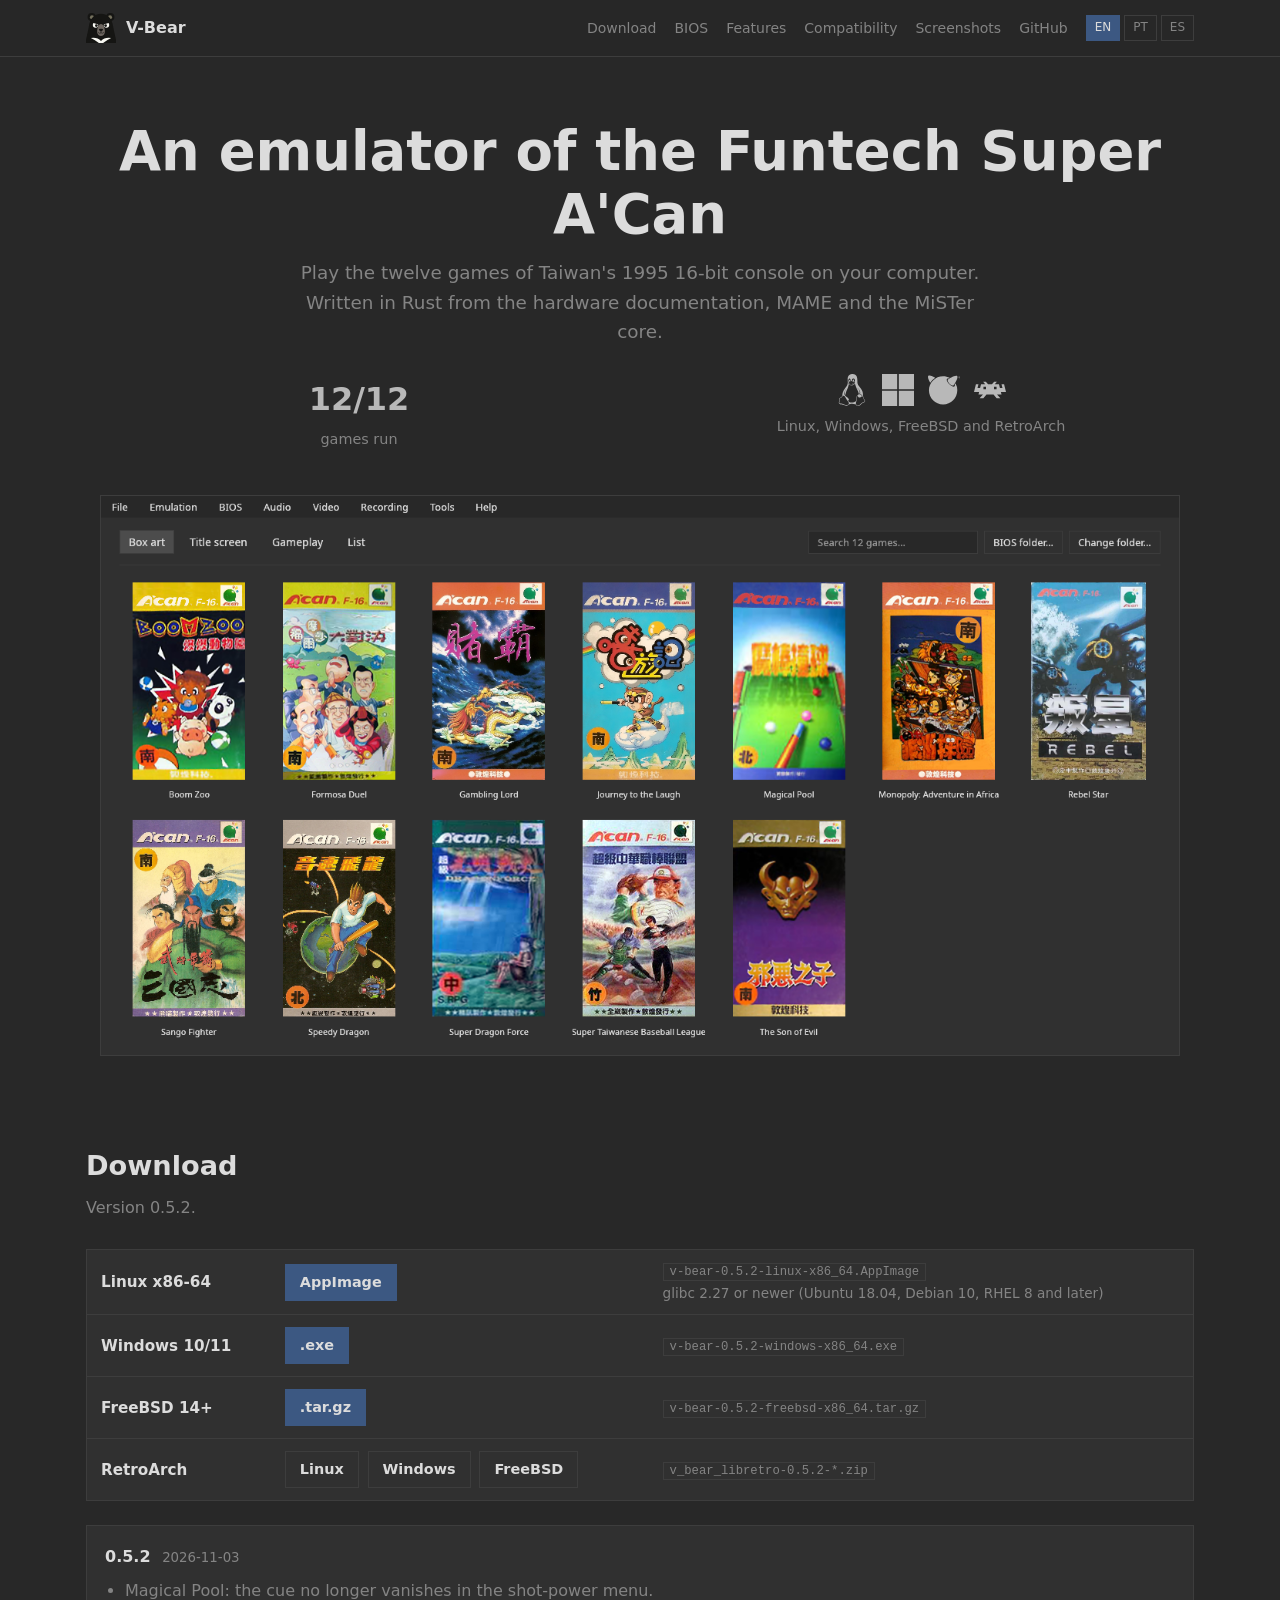
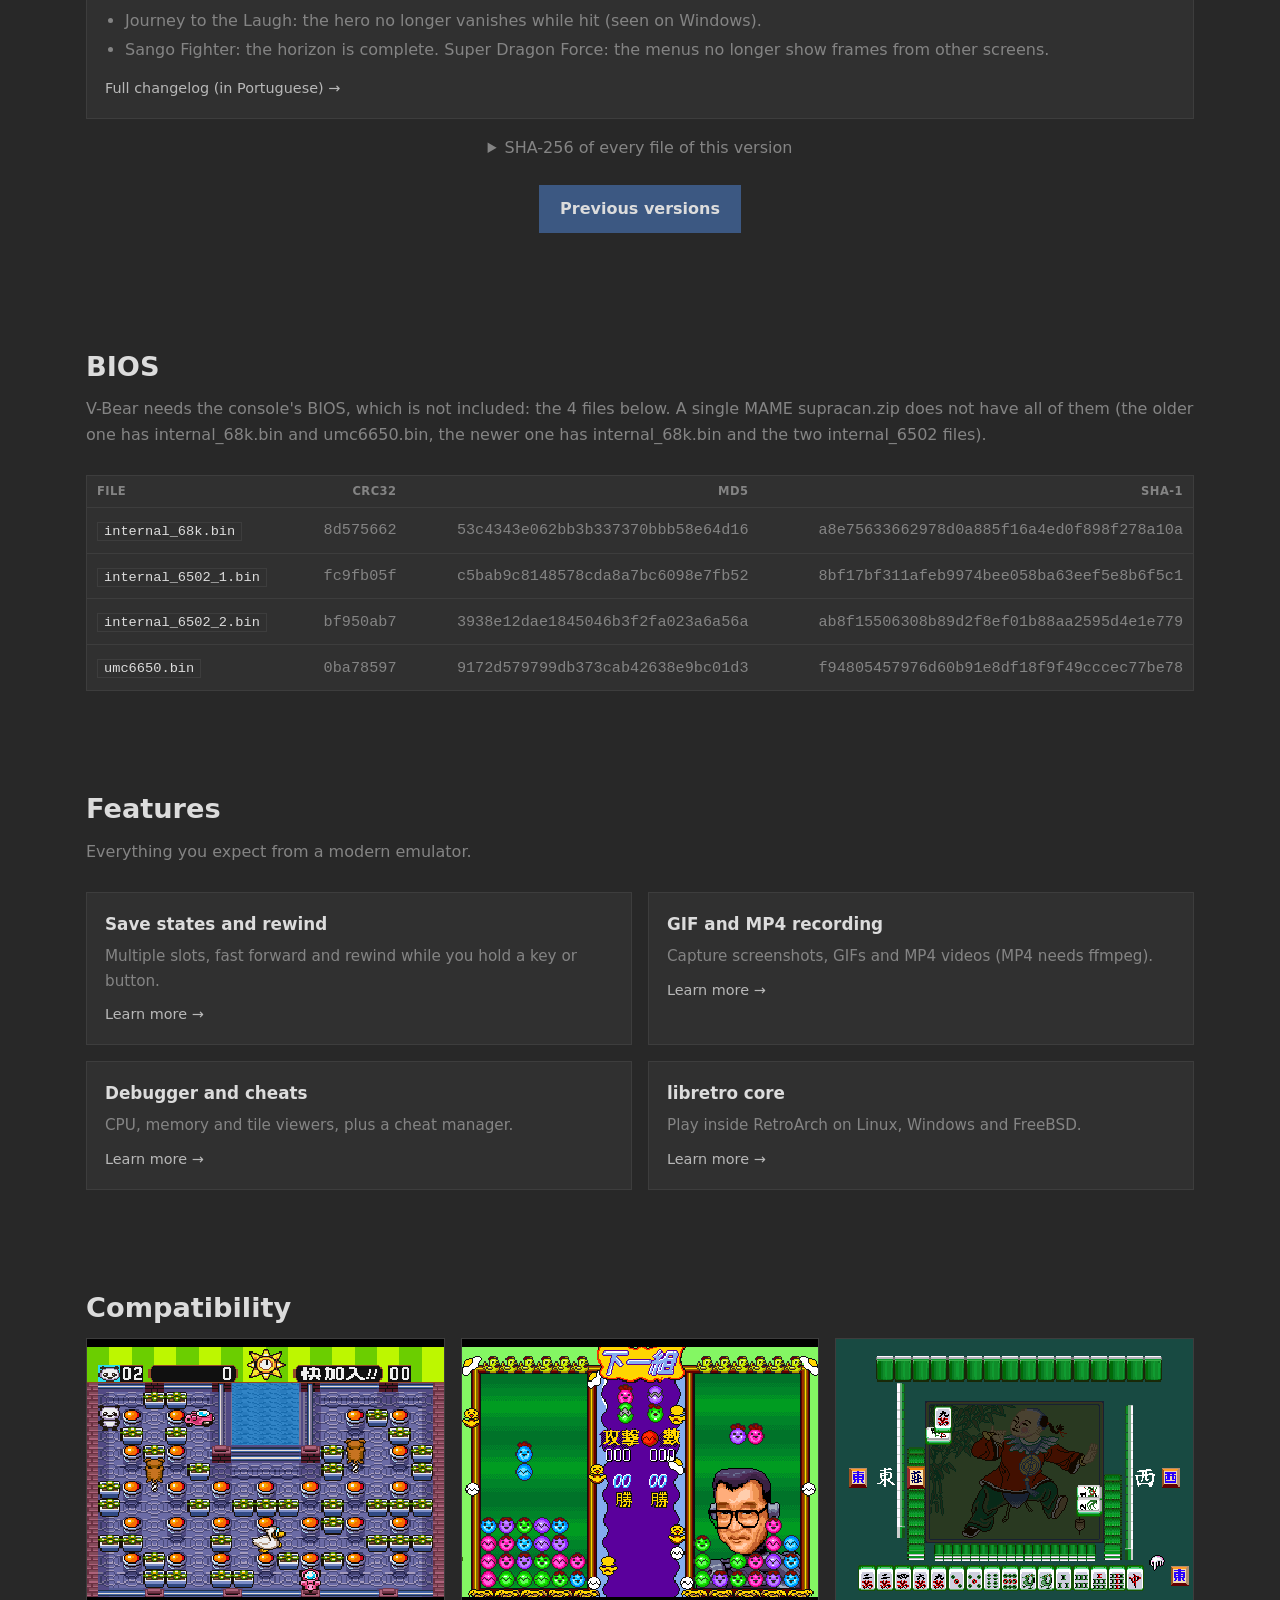
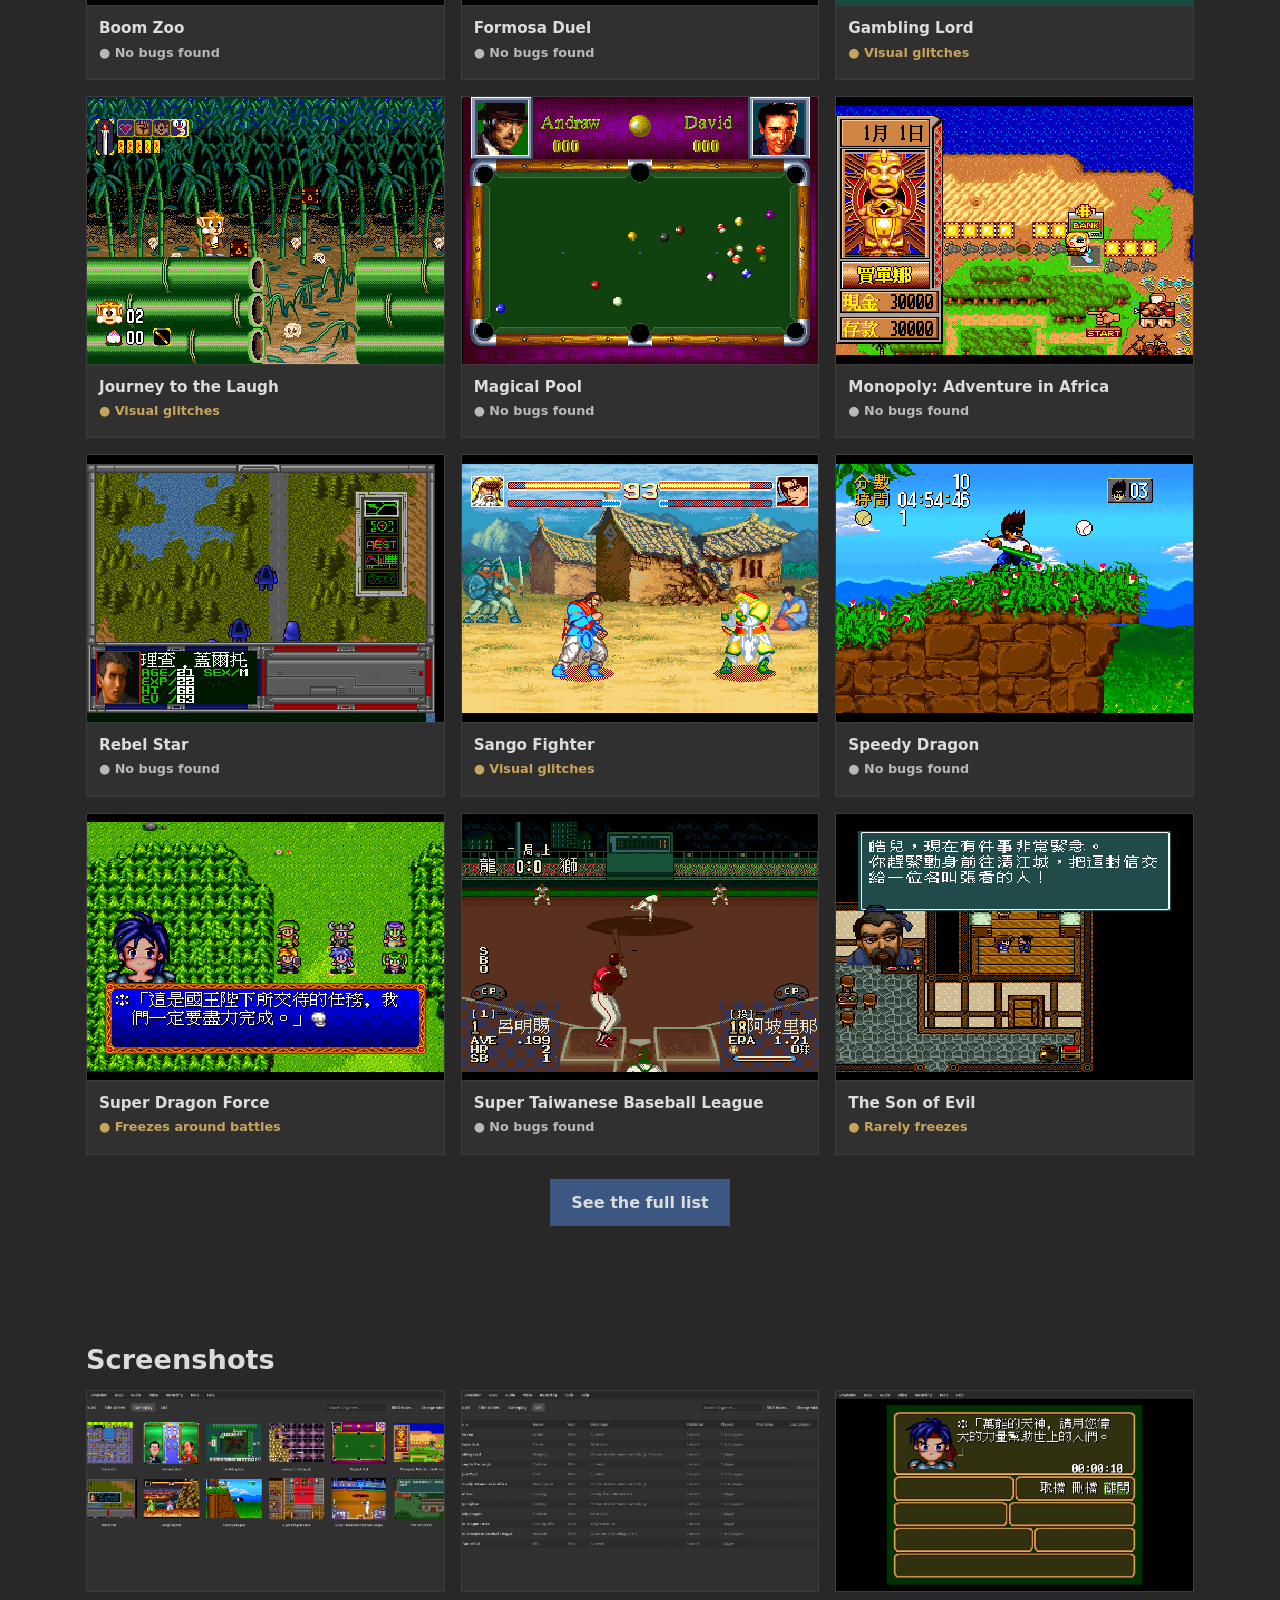
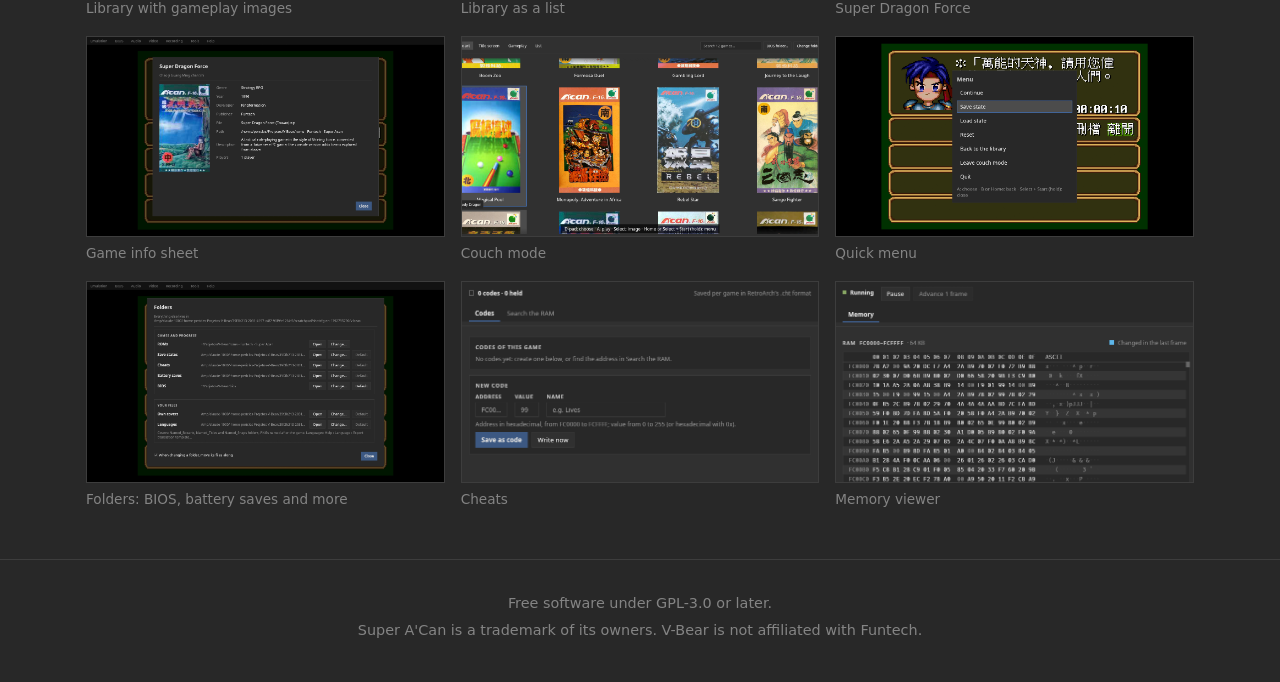
<file: site/index.html>
<!doctype html>
<html lang="en">
<head>
<meta charset="utf-8">
<meta name="viewport" content="width=device-width, initial-scale=1">
<title>V-Bear</title>
<meta name="description" content="V-Bear: a Funtech Super A'Can emulator written in Rust, with a libretro core for RetroArch.">
<meta property="og:title" content="V-Bear: Funtech Super A'Can emulator">
<meta property="og:description" content="Funtech Super A'Can emulator in Rust. All 12 games, battery saves. Linux, Windows, FreeBSD and RetroArch.">
<meta property="og:image" content="img/library-covers.png">
<link rel="icon" href="img/v-bear.svg" type="image/svg+xml">
<link rel="stylesheet" href="style.css">
</head>
<body>

<header class="top">
  <div class="wrap">
    <a class="brand" href="#"><img src="img/v-bear.svg" alt="" width="30" height="30"> V-Bear</a>
    <nav>
      <a class="hide-sm" href="#download" data-i18n="nav_download">Download</a>
      <a class="hide-sm" href="#bios">BIOS</a>
      <a class="hide-sm" href="#features" data-i18n="nav_features">Features</a>
      <a class="hide-sm" href="#compat" data-i18n="nav_compat">Compatibility</a>
      <a class="hide-sm" href="#screens" data-i18n="nav_screens">Screenshots</a>
      <a href="https://github.com/PSGM-Romhacking/v-bear">GitHub</a>
      <div class="lang" role="group" aria-label="Language">
        <button type="button" data-lang="en">EN</button>
        <button type="button" data-lang="pt">PT</button>
        <button type="button" data-lang="es">ES</button>
      </div>
    </nav>
  </div>
</header>

<main>
<div class="wrap">

  <div class="hero">
    <h1 data-i18n="hero_title">An emulator of the Funtech Super A'Can</h1>
    <p class="lead" data-i18n="hero_lead">Play the twelve games of Taiwan's 1995 16-bit console on your computer. Written in Rust from the hardware documentation, MAME and the MiSTer core.</p>
    <div class="stats">
      <div><b>12/12</b><span data-i18n="stat_games">games run</span></div>
      <div><b class="ico"><svg viewBox="0 0 24 24" role="img" aria-label="Linux"><title>Linux</title><path d="M12.504 0c-.155 0-.315.008-.48.021-4.226.333-3.105 4.807-3.17 6.298-.076 1.092-.3 1.953-1.05 3.02-.885 1.051-2.127 2.75-2.716 4.521-.278.832-.41 1.684-.287 2.489a.424.424 0 00-.11.135c-.26.268-.45.6-.663.839-.199.199-.485.267-.797.4-.313.136-.658.269-.864.68-.09.189-.136.394-.132.602 0 .199.027.4.055.536.058.399.116.728.04.97-.249.68-.28 1.145-.106 1.484.174.334.535.47.94.601.81.2 1.91.135 2.774.6.926.466 1.866.67 2.616.47.526-.116.97-.464 1.208-.946.587-.003 1.23-.269 2.26-.334.699-.058 1.574.267 2.577.2.025.134.063.198.114.333l.003.003c.391.778 1.113 1.132 1.884 1.071.771-.06 1.592-.536 2.257-1.306.631-.765 1.683-1.084 2.378-1.503.348-.199.629-.469.649-.853.023-.4-.2-.811-.714-1.376v-.097l-.003-.003c-.17-.2-.25-.535-.338-.926-.085-.401-.182-.786-.492-1.046h-.003c-.059-.054-.123-.067-.188-.135a.357.357 0 00-.19-.064c.431-1.278.264-2.55-.173-3.694-.533-1.41-1.465-2.638-2.175-3.483-.796-1.005-1.576-1.957-1.56-3.368.026-2.152.236-6.133-3.544-6.139zm.529 3.405h.013c.213 0 .396.062.584.198.19.135.33.332.438.533.105.259.158.459.166.724 0-.02.006-.04.006-.06v.105a.086.086 0 01-.004-.021l-.004-.024a1.807 1.807 0 01-.15.706.953.953 0 01-.213.335.71.71 0 00-.088-.042c-.104-.045-.198-.064-.284-.133a1.312 1.312 0 00-.22-.066c.05-.06.146-.133.183-.198.053-.128.082-.264.088-.402v-.02a1.21 1.21 0 00-.061-.4c-.045-.134-.101-.2-.183-.333-.084-.066-.167-.132-.267-.132h-.016c-.093 0-.176.03-.262.132a.8.8 0 00-.205.334 1.18 1.18 0 00-.09.4v.019c.002.089.008.179.02.267-.193-.067-.438-.135-.607-.202a1.635 1.635 0 01-.018-.2v-.02a1.772 1.772 0 01.15-.768c.082-.22.232-.406.43-.533a.985.985 0 01.594-.2zm-2.962.059h.036c.142 0 .27.048.399.135.146.129.264.288.344.465.09.199.14.4.153.667v.004c.007.134.006.2-.002.266v.08c-.03.007-.056.018-.083.024-.152.055-.274.135-.393.2.012-.09.013-.18.003-.267v-.015c-.012-.133-.04-.2-.082-.333a.613.613 0 00-.166-.267.248.248 0 00-.183-.064h-.021c-.071.006-.13.04-.186.132a.552.552 0 00-.12.27.944.944 0 00-.023.33v.015c.012.135.037.2.08.334.046.134.098.2.166.268.01.009.02.018.034.024-.07.057-.117.07-.176.136a.304.304 0 01-.131.068 2.62 2.62 0 01-.275-.402 1.772 1.772 0 01-.155-.667 1.759 1.759 0 01.08-.668 1.43 1.43 0 01.283-.535c.128-.133.26-.2.418-.2zm1.37 1.706c.332 0 .733.065 1.216.399.293.2.523.269 1.052.468h.003c.255.136.405.266.478.399v-.131a.571.571 0 01.016.47c-.123.31-.516.643-1.063.842v.002c-.268.135-.501.333-.775.465-.276.135-.588.292-1.012.267a1.139 1.139 0 01-.448-.067 3.566 3.566 0 01-.322-.198c-.195-.135-.363-.332-.612-.465v-.005h-.005c-.4-.246-.616-.512-.686-.71-.07-.268-.005-.47.193-.6.224-.135.38-.271.483-.336.104-.074.143-.102.176-.131h.002v-.003c.169-.202.436-.47.839-.601.139-.036.294-.065.466-.065zm2.8 2.142c.358 1.417 1.196 3.475 1.735 4.473.286.534.855 1.659 1.102 3.024.156-.005.33.018.513.064.646-1.671-.546-3.467-1.089-3.966-.22-.2-.232-.335-.123-.335.59.534 1.365 1.572 1.646 2.757.13.535.16 1.104.021 1.67.067.028.135.06.205.067 1.032.534 1.413.938 1.23 1.537v-.043c-.06-.003-.12 0-.18 0h-.016c.151-.467-.182-.825-1.065-1.224-.915-.4-1.646-.336-1.77.465-.008.043-.013.066-.018.135-.068.023-.139.053-.209.064-.43.268-.662.669-.793 1.187-.13.533-.17 1.156-.205 1.869v.003c-.02.334-.17.838-.319 1.35-1.5 1.072-3.58 1.538-5.348.334a2.645 2.645 0 00-.402-.533 1.45 1.45 0 00-.275-.333c.182 0 .338-.03.465-.067a.615.615 0 00.314-.334c.108-.267 0-.697-.345-1.163-.345-.467-.931-.995-1.788-1.521-.63-.4-.986-.87-1.15-1.396-.165-.534-.143-1.085-.015-1.645.245-1.07.873-2.11 1.274-2.763.107-.065.037.135-.408.974-.396.751-1.14 2.497-.122 3.854a8.123 8.123 0 01.647-2.876c.564-1.278 1.743-3.504 1.836-5.268.048.036.217.135.289.202.218.133.38.333.59.465.21.201.477.335.876.335.039.003.075.006.11.006.412 0 .73-.134.997-.268.29-.134.52-.334.74-.4h.005c.467-.135.835-.402 1.044-.7zm2.185 8.958c.037.6.343 1.245.882 1.377.588.134 1.434-.333 1.791-.765l.211-.01c.315-.007.577.01.847.268l.003.003c.208.199.305.53.391.876.085.4.154.78.409 1.066.486.527.645.906.636 1.14l.003-.007v.018l-.003-.012c-.015.262-.185.396-.498.595-.63.401-1.746.712-2.457 1.57-.618.737-1.37 1.14-2.036 1.191-.664.053-1.237-.2-1.574-.898l-.005-.003c-.21-.4-.12-1.025.056-1.69.176-.668.428-1.344.463-1.897.037-.714.076-1.335.195-1.814.12-.465.308-.797.641-.984l.045-.022zm-10.814.049h.01c.053 0 .105.005.157.014.376.055.706.333 1.023.752l.91 1.664.003.003c.243.533.754 1.064 1.189 1.637.434.598.77 1.131.729 1.57v.006c-.057.744-.48 1.148-1.125 1.294-.645.135-1.52.002-2.395-.464-.968-.536-2.118-.469-2.857-.602-.369-.066-.61-.2-.723-.4-.11-.2-.113-.602.123-1.23v-.004l.002-.003c.117-.334.03-.752-.027-1.118-.055-.401-.083-.71.043-.94.16-.334.396-.4.69-.533.294-.135.64-.202.915-.47h.002v-.002c.256-.268.445-.601.668-.838.19-.201.38-.336.663-.336zm7.159-9.074c-.435.201-.945.535-1.488.535-.542 0-.97-.267-1.28-.466-.154-.134-.28-.268-.373-.335-.164-.134-.144-.333-.074-.333.109.016.129.134.199.2.096.066.215.2.36.333.292.2.68.467 1.167.467.485 0 1.053-.267 1.398-.466.195-.135.445-.334.648-.467.156-.136.149-.267.279-.267.128.016.034.134-.147.332a8.097 8.097 0 01-.69.468zm-1.082-1.583V5.64c-.006-.02.013-.042.029-.05.074-.043.18-.027.26.004.063 0 .16.067.15.135-.006.049-.085.066-.135.066-.055 0-.092-.043-.141-.068-.052-.018-.146-.008-.163-.065zm-.551 0c-.02.058-.113.049-.166.066-.047.025-.086.068-.14.068-.05 0-.13-.02-.136-.068-.01-.066.088-.133.15-.133.08-.031.184-.047.259-.005.019.009.036.03.03.05v.02h.003z"/></svg><svg viewBox="0 0 24 24" role="img" aria-label="Windows"><title>Windows</title><path d="M0,0H11.377V11.372H0ZM12.623,0H24V11.372H12.623ZM0,12.623H11.377V24H0Zm12.623,0H24V24H12.623"/></svg><svg viewBox="0 0 24 24" role="img" aria-label="FreeBSD"><title>FreeBSD</title><path d="M23.682 2.406c-.001-.149-.097-.187-.24-.189h-.25v.659h.108v-.282h.102l.17.282h.122l-.184-.29c.102-.012.175-.065.172-.18zm-.382.096v-.193h.13c.06-.002.145.011.143.089.005.09-.08.107-.153.103h-.12zM21.851 1.49c1.172 1.171-2.077 6.319-2.626 6.869-.549.548-1.944.044-3.115-1.128-1.172-1.171-1.676-2.566-1.127-3.115.549-.55 5.697-3.798 6.868-2.626zM1.652 6.61C.626 4.818-.544 2.215.276 1.395c.81-.81 3.355.319 5.144 1.334A11.003 11.003 0 0 0 1.652 6.61zm18.95.418a10.584 10.584 0 0 1 1.368 5.218c0 5.874-4.762 10.636-10.637 10.636C5.459 22.882.697 18.12.697 12.246.697 6.371 5.459 1.61 11.333 1.61c1.771 0 3.441.433 4.909 1.199-.361.201-.69.398-.969.574-.428-.077-.778-.017-.998.202-.402.402-.269 1.245.263 2.2.273.539.701 1.124 1.25 1.674.103.104.208.202.315.297 1.519 1.446 3.205 2.111 3.829 1.486.267-.267.297-.728.132-1.287.167-.27.35-.584.538-.927zm2.814-5.088c-.322 0-.584.266-.584.595s.261.595.584.595c.323 0 .584-.266.584-.595s-.261-.595-.584-.595zm0 1.087c-.252 0-.457-.22-.457-.492s.204-.492.457-.492c.252 0 .457.22.457.492s-.204.492-.457.492z"/></svg><svg viewBox="0 0 24 24" role="img" aria-label="RetroArch"><title>RetroArch</title><path d="M6.84 5.76L8.4 7.68H5.28l-.72 2.88H2.64l.72-2.88H1.44L0 13.44h3.84l-.48 1.92h3.36L4.2 18.24h2.82l2.34-2.88h5.28l2.34 2.88h2.82l-2.52-2.88h3.36l-.48-1.92H24l-1.44-5.76h-1.92l.72 2.88h-1.92l-.72-2.88H15.6l1.56-1.92h-2.04l-1.68 1.92h-2.88L8.88 5.76zm.24 3.84H9v1.92H7.08zm7.925 0h1.92v1.92h-1.92Z"/></svg></b><span data-i18n="stat_platforms">Linux, Windows, FreeBSD and RetroArch</span></div>
    </div>
    <div class="shot"><img src="img/library-covers.png" alt="Game library with box art" width="1399" height="725"></div>
  </div>

  <section id="download">
    <h2 data-i18n="dl_title">Download</h2>
    <p class="sub" data-i18n="dl_sub">Version 0.5.2.</p>
    <div class="tablewrap"><table class="dl">
      <tr><td>Linux x86-64</td><td><a class="btn primary" href="https://github.com/PSGM-Romhacking/v-bear/releases/download/v0.5.2/v-bear-0.5.2-linux-x86_64.AppImage" download>AppImage</a></td><td class="n"><code>v-bear-0.5.2-linux-x86_64.AppImage</code><br><span class="dash" data-i18n="dl_glibc">glibc 2.27 or newer (Ubuntu 18.04, Debian 10, RHEL 8 and later)</span></td></tr>
      <tr><td>Windows 10/11</td><td><a class="btn primary" href="https://github.com/PSGM-Romhacking/v-bear/releases/download/v0.5.2/v-bear-0.5.2-windows-x86_64.exe" download>.exe</a></td><td class="n"><code>v-bear-0.5.2-windows-x86_64.exe</code></td></tr>
      <tr><td>FreeBSD 14+</td><td><a class="btn primary" href="https://github.com/PSGM-Romhacking/v-bear/releases/download/v0.5.2/v-bear-0.5.2-freebsd-x86_64.tar.gz" download>.tar.gz</a></td><td class="n"><code>v-bear-0.5.2-freebsd-x86_64.tar.gz</code></td></tr>
      <tr><td>RetroArch</td><td><a class="btn" href="https://github.com/PSGM-Romhacking/v-bear/releases/download/v0.5.2/v_bear_libretro-0.5.2-linux-x86_64.zip" download>Linux</a> <a class="btn" href="https://github.com/PSGM-Romhacking/v-bear/releases/download/v0.5.2/v_bear_libretro-0.5.2-windows-x86_64.zip" download>Windows</a> <a class="btn" href="https://github.com/PSGM-Romhacking/v-bear/releases/download/v0.5.2/v_bear_libretro-0.5.2-freebsd-x86_64.zip" download>FreeBSD</a></td><td class="n"><code>v_bear_libretro-0.5.2-*.zip</code></td></tr>
    </table></div>
    <div class="card changes">
      <h3><span>0.5.2</span> <small>2026-11-03</small></h3>
      <ul>
        <li data-i18n="cl10">Magical Pool: the cue no longer vanishes in the shot-power menu.</li>
        <li data-i18n="cl11">Journey to the Laugh: the hero no longer vanishes while hit (seen on Windows).</li>
        <li data-i18n="cl12">Sango Fighter: the horizon is complete. Super Dragon Force: the menus no longer show frames from other screens.</li>
      </ul>
      <a class="more" href="https://github.com/PSGM-Romhacking/v-bear/blob/main/CHANGELOG.md" data-i18n="cl_all">Full changelog (in Portuguese) →</a>
    </div>
    <details class="sha">
      <summary data-i18n="dl_sha">SHA-256 of every file of this version</summary>
      <p class="n" data-i18n-html="dl_sha_how">Check with <code>sha256sum -c --ignore-missing SHA256SUMS</code> (Linux, FreeBSD) or <code>Get-FileHash FILE -Algorithm SHA256</code> (Windows).</p>
      <h4>0.5.2</h4>
      <pre>cb5c487a4aa4167c451151c7a5d8b69e967afbdef3b84e4cae6ed26c6016ffb3  v-bear-0.5.2-freebsd-x86_64.tar.gz
056a8cb811166756b8f89e99d6421304cdebb597e9c551c10c92254b046eb645  v-bear-0.5.2-linux-x86_64.AppImage
37a5e3c5b0889b7d86a2d5dfadadc737f6c20c48ce235f01f4cefce42cb85378  v-bear-0.5.2-linux-x86_64.AppImage.zsync
34985f08a33d7d4edd44d0514d1d87dc7f7ebb47d85958770717522862cc4385  v-bear-0.5.2-windows-x86_64.exe
87ac71c7218a2ecaf5f04a6b87ef7ce196175829ee0bc1fa018093e84136f4c1  v_bear_libretro-0.5.2-freebsd-x86_64.zip
14399df984e90b2820315513a334be1442409953c8f1d04c865f3ea968ff858d  v_bear_libretro-0.5.2-linux-x86_64.zip
272ae78cce454d68c6d80b970d1264e120c641ec17804e58b0aa1820c63a7f47  v_bear_libretro-0.5.2-windows-x86_64.zip</pre>
    </details>
    <p style="text-align:center;margin-top:24px"><a class="btn primary" href="https://github.com/PSGM-Romhacking/v-bear/releases" data-i18n="dl_btn">Previous versions</a></p>
  </section>

  <section id="bios">
    <h2>BIOS</h2>
    <p class="sub" data-i18n="bios_sub">V-Bear needs the console's BIOS, which is not included: the 4 files below. A single MAME supracan.zip does not have all of them (the older one has internal_68k.bin and umc6650.bin, the newer one has internal_68k.bin and the two internal_6502 files).</p>
    <div class="tablewrap"><table class="bios">
      <thead><tr><th data-i18n="bios_file">File</th><th>CRC32</th><th>MD5</th><th>SHA-1</th></tr></thead>
      <tr><td><code>internal_68k.bin</code></td><td class="m">8d575662</td><td class="m">53c4343e062bb3b337370bbb58e64d16</td><td class="m">a8e75633662978d0a885f16a4ed0f898f278a10a</td></tr>
      <tr><td><code>internal_6502_1.bin</code></td><td class="m">fc9fb05f</td><td class="m">c5bab9c8148578cda8a7bc6098e7fb52</td><td class="m">8bf17bf311afeb9974bee058ba63eef5e8b6f5c1</td></tr>
      <tr><td><code>internal_6502_2.bin</code></td><td class="m">bf950ab7</td><td class="m">3938e12dae1845046b3f2fa023a6a56a</td><td class="m">ab8f15506308b89d2f8ef01b88aa2595d4e1e779</td></tr>
      <tr><td><code>umc6650.bin</code></td><td class="m">0ba78597</td><td class="m">9172d579799db373cab42638e9bc01d3</td><td class="m">f94805457976d60b91e8df18f9f49cccec77be78</td></tr>
    </table></div>
  </section>

  <section id="features">
    <h2 data-i18n="feat_title">Features</h2>
    <p class="sub" data-i18n="feat_sub">Everything you expect from a modern emulator.</p>
    <div class="grid two">
      <div class="card"><h3 data-i18n="f2_t">Save states and rewind</h3><p data-i18n="f2_d">Multiple slots, fast forward and rewind while you hold a key or button.</p><a class="more" href="https://github.com/PSGM-Romhacking/v-bear/blob/main/README.md" data-i18n="more">Learn more →</a></div>
      <div class="card"><h3 data-i18n="f3_t">GIF and MP4 recording</h3><p data-i18n="f3_d">Capture screenshots, GIFs and MP4 videos (MP4 needs ffmpeg).</p><a class="more" href="https://github.com/PSGM-Romhacking/v-bear/blob/main/README.md" data-i18n="more">Learn more →</a></div>
      <div class="card"><h3 data-i18n="f4_t">Debugger and cheats</h3><p data-i18n="f4_d">CPU, memory and tile viewers, plus a cheat manager.</p><a class="more" href="https://github.com/PSGM-Romhacking/v-bear/blob/main/README.md" data-i18n="more">Learn more →</a></div>
      <div class="card"><h3 data-i18n="f5_t">libretro core</h3><p data-i18n="f5_d">Play inside RetroArch on Linux, Windows and FreeBSD.</p><a class="more" href="https://github.com/PSGM-Romhacking/v-bear/blob/main/README.md#retroarch" data-i18n="more">Learn more →</a></div>
    </div>
  </section>

  <section id="compat">
    <h2 data-i18n="compat_title">Compatibility</h2>
    <div class="games-grid">
      <figure class="game"><img src="img/snaps/boom-zoo.png" alt="Boom Zoo" loading="lazy"><figcaption><b>Boom Zoo</b><span class="st" data-i18n="st_run">No bugs found</span></figcaption></figure>
      <figure class="game"><img src="img/snaps/formosa-duel.png" alt="Formosa Duel" loading="lazy"><figcaption><b>Formosa Duel</b><span class="st" data-i18n="st_run">No bugs found</span></figcaption></figure>
      <figure class="game"><img src="img/snaps/gambling-lord.png" alt="Gambling Lord" loading="lazy"><figcaption><b>Gambling Lord</b><span class="st warn" data-i18n="st_vis2">Visual glitches</span></figcaption></figure>
      <figure class="game"><img src="img/snaps/journey-to-the-laugh.png" alt="Journey to the Laugh" loading="lazy"><figcaption><b>Journey to the Laugh</b><span class="st warn" data-i18n="st_vis2">Visual glitches</span></figcaption></figure>
      <figure class="game"><img src="img/snaps/magical-pool.png" alt="Magical Pool" loading="lazy"><figcaption><b>Magical Pool</b><span class="st" data-i18n="st_run">No bugs found</span></figcaption></figure>
      <figure class="game"><img src="img/snaps/monopoly.png" alt="Monopoly: Adventure in Africa" loading="lazy"><figcaption><b>Monopoly: Adventure in Africa</b><span class="st" data-i18n="st_run">No bugs found</span></figcaption></figure>
      <figure class="game"><img src="img/snaps/rebel-star.png" alt="Rebel Star" loading="lazy"><figcaption><b>Rebel Star</b><span class="st" data-i18n="st_run">No bugs found</span></figcaption></figure>
      <figure class="game"><img src="img/snaps/sango-fighter.png" alt="Sango Fighter" loading="lazy"><figcaption><b>Sango Fighter</b><span class="st warn" data-i18n="st_vis2">Visual glitches</span></figcaption></figure>
      <figure class="game"><img src="img/snaps/speedy-dragon.png" alt="Speedy Dragon" loading="lazy"><figcaption><b>Speedy Dragon</b><span class="st" data-i18n="st_run">No bugs found</span></figcaption></figure>
      <figure class="game"><img src="img/snaps/super-dragon-force.png" alt="Super Dragon Force" loading="lazy"><figcaption><b>Super Dragon Force</b><span class="st warn" data-i18n="st_frz">Freezes around battles</span></figcaption></figure>
      <figure class="game"><img src="img/snaps/super-taiwanese-baseball-league.png" alt="Super Taiwanese Baseball League" loading="lazy"><figcaption><b>Super Taiwanese Baseball League</b><span class="st" data-i18n="st_run">No bugs found</span></figcaption></figure>
      <figure class="game"><img src="img/snaps/the-son-of-evil.png" alt="The Son of Evil" loading="lazy"><figcaption><b>The Son of Evil</b><span class="st warn" data-i18n="st_rare">Rarely freezes</span></figcaption></figure>
    </div>
    <p style="text-align:center;margin-top:24px"><a class="btn primary" href="compatibility.html" data-i18n="compat_all">See the full list</a></p>
  </section>

  <section id="screens">
    <h2 data-i18n="shots_title">Screenshots</h2>
    <div class="gallery">
      <figure><a href="img/library-screens.png"><img src="img/library-screens.png" alt="Library with gameplay images" loading="lazy"></a><figcaption data-i18n="s1">Library with gameplay images</figcaption></figure>
      <figure><a href="img/library-list.png"><img src="img/library-list.png" alt="Library as a list" loading="lazy"></a><figcaption data-i18n="s2">Library as a list</figcaption></figure>
      <figure><a href="img/game-tv.png"><img src="img/game-tv.png" alt="Super Dragon Force" loading="lazy"></a><figcaption data-i18n="s3">Super Dragon Force</figcaption></figure>
      <figure><a href="img/game-info.png"><img src="img/game-info.png" alt="Game info sheet" loading="lazy"></a><figcaption data-i18n="s4">Game info sheet</figcaption></figure>
      <figure><a href="img/couch-library.png"><img src="img/couch-library.png" alt="Couch mode" loading="lazy"></a><figcaption data-i18n="s5">Couch mode</figcaption></figure>
      <figure><a href="img/couch-menu.png"><img src="img/couch-menu.png" alt="Quick menu" loading="lazy"></a><figcaption data-i18n="s6">Quick menu</figcaption></figure>
      <figure><a href="img/folders.png"><img src="img/folders.png" alt="Folders, including BIOS and battery saves" loading="lazy"></a><figcaption data-i18n="s7">Folders: BIOS, battery saves and more</figcaption></figure>
      <figure><a href="img/cheats.png"><img src="img/cheats.png" alt="Cheats" loading="lazy"></a><figcaption data-i18n="s8">Cheats</figcaption></figure>
      <figure><a href="img/debugger-memory.png"><img src="img/debugger-memory.png" alt="Memory viewer" loading="lazy"></a><figcaption data-i18n="s9">Memory viewer</figcaption></figure>
    </div>
  </section>



</div>
</main>

<footer>
  <div class="wrap">
    <p data-i18n="foot_lic">Free software under GPL-3.0 or later.</p>
    <p data-i18n="foot_tm">Super A'Can is a trademark of its owners. V-Bear is not affiliated with Funtech.</p>
  </div>
</footer>

<script src="i18n.js"></script>
</body>
</html>
</file>
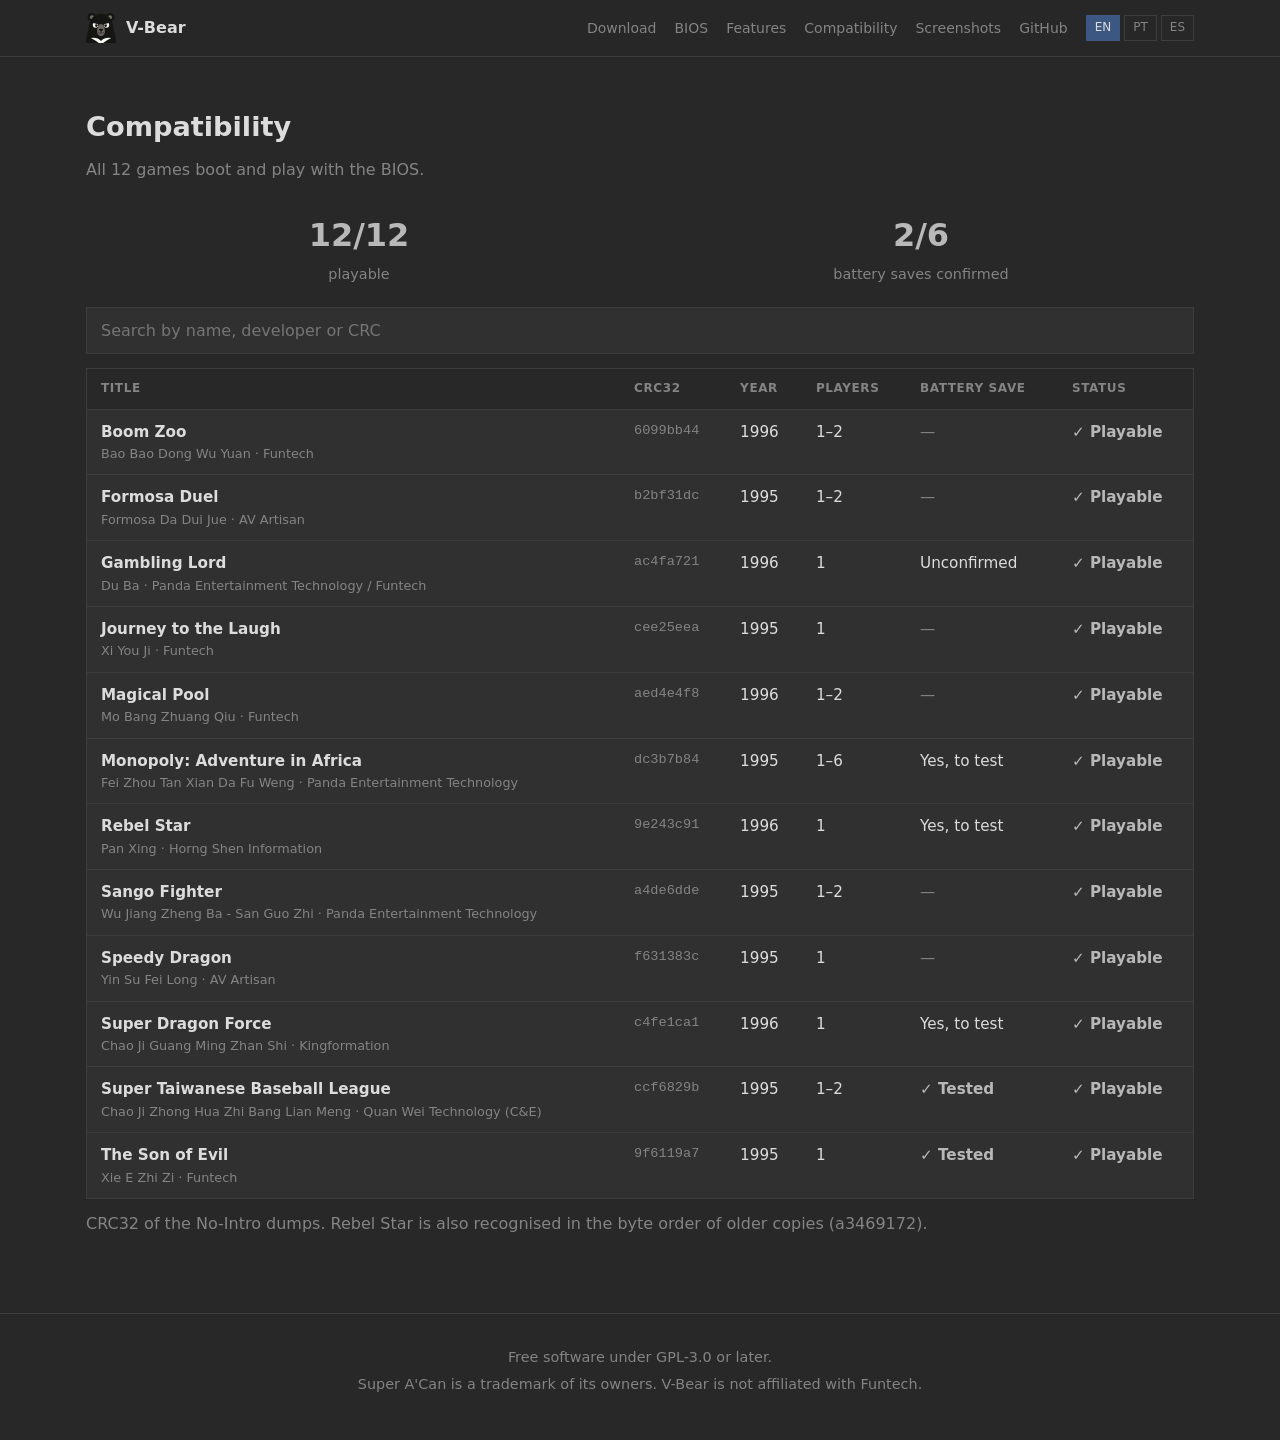
<file: site/compatibility.html>
<!doctype html>
<html lang="en">
<head>
<meta charset="utf-8">
<meta name="viewport" content="width=device-width, initial-scale=1">
<title>Compatibility · V-Bear</title>
<meta name="description" content="V-Bear: a Funtech Super A'Can emulator written in Rust, with a libretro core for RetroArch.">
<meta property="og:title" content="V-Bear: Funtech Super A'Can emulator">
<meta property="og:description" content="Funtech Super A'Can emulator in Rust. All 12 games, battery saves, Linux and RetroArch.">
<meta property="og:image" content="img/library-covers.png">
<link rel="icon" href="img/v-bear.svg" type="image/svg+xml">
<link rel="stylesheet" href="style.css">
</head>
<body>

<header class="top">
  <div class="wrap">
    <a class="brand" href="index.html"><img src="img/v-bear.svg" alt="" width="30" height="30"> V-Bear</a>
    <nav>
      <a class="hide-sm" href="index.html#download" data-i18n="nav_download">Download</a>
      <a class="hide-sm" href="index.html#bios">BIOS</a>
      <a class="hide-sm" href="index.html#features" data-i18n="nav_features">Features</a>
      <a class="hide-sm" href="index.html#compat" data-i18n="nav_compat">Compatibility</a>
      <a class="hide-sm" href="index.html#screens" data-i18n="nav_screens">Screenshots</a>
      <a href="https://github.com/PSGM-Romhacking/v-bear">GitHub</a>
      <div class="lang" role="group" aria-label="Language">
        <button type="button" data-lang="en">EN</button>
        <button type="button" data-lang="pt">PT</button>
        <button type="button" data-lang="es">ES</button>
      </div>
    </nav>
  </div>
</header>

<main>
<div class="wrap">
  <section id="compat" class="compat-page">
    <h2 data-i18n="compat_title">Compatibility</h2>
    <p class="sub" data-i18n="compat_sub">All 12 games boot and play with the BIOS.</p>
    <div class="stats compat-stats">
      <div><b>12/12</b><span data-i18n="compat_s1">playable</span></div>
      <div><b>2/6</b><span data-i18n="compat_s3">battery saves confirmed</span></div>
    </div>
    <input id="compat-q" class="search" type="search" placeholder="Search by name, developer or CRC" data-i18n-ph="compat_search" autocomplete="off">
    <div class="tablewrap"><table class="games">
      <thead><tr><th data-i18n="compat_c_game">Title</th><th>CRC32</th><th data-i18n="compat_c_year">Year</th><th data-i18n="compat_c_players">Players</th><th data-i18n="compat_c_save">Battery save</th><th data-i18n="compat_c_status">Status</th></tr></thead>
      <tbody id="compat-body">
        <tr data-q="boom zoo bao bao dong wu yuan funtech 6099bb44"><td class="t">Boom Zoo<small>Bao Bao Dong Wu Yuan · Funtech</small></td><td class="m">6099bb44</td><td>1996</td><td>1–2</td><td><span class="dash">—</span></td><td><span class="ok" data-i18n="compat_ok">✓ Playable</span></td></tr>
        <tr data-q="formosa duel formosa da dui jue av artisan b2bf31dc"><td class="t">Formosa Duel<small>Formosa Da Dui Jue · AV Artisan</small></td><td class="m">b2bf31dc</td><td>1995</td><td>1–2</td><td><span class="dash">—</span></td><td><span class="ok" data-i18n="compat_ok">✓ Playable</span></td></tr>
        <tr data-q="gambling lord du ba panda entertainment technology / funtech ac4fa721"><td class="t">Gambling Lord<small>Du Ba · Panda Entertainment Technology / Funtech</small></td><td class="m">ac4fa721</td><td>1996</td><td>1</td><td><span data-i18n="sr_unc">Unconfirmed</span></td><td><span class="ok" data-i18n="compat_ok">✓ Playable</span></td></tr>
        <tr data-q="journey to the laugh xi you ji funtech cee25eea"><td class="t">Journey to the Laugh<small>Xi You Ji · Funtech</small></td><td class="m">cee25eea</td><td>1995</td><td>1</td><td><span class="dash">—</span></td><td><span class="ok" data-i18n="compat_ok">✓ Playable</span></td></tr>
        <tr data-q="magical pool mo bang zhuang qiu funtech aed4e4f8"><td class="t">Magical Pool<small>Mo Bang Zhuang Qiu · Funtech</small></td><td class="m">aed4e4f8</td><td>1996</td><td>1–2</td><td><span class="dash">—</span></td><td><span class="ok" data-i18n="compat_ok">✓ Playable</span></td></tr>
        <tr data-q="monopoly: adventure in africa fei zhou tan xian da fu weng panda entertainment technology dc3b7b84"><td class="t">Monopoly: Adventure in Africa<small>Fei Zhou Tan Xian Da Fu Weng · Panda Entertainment Technology</small></td><td class="m">dc3b7b84</td><td>1995</td><td>1–6</td><td><span data-i18n="sr_yes">Yes, to test</span></td><td><span class="ok" data-i18n="compat_ok">✓ Playable</span></td></tr>
        <tr data-q="rebel star pan xing horng shen information 9e243c91 a3469172"><td class="t">Rebel Star<small>Pan Xing · Horng Shen Information</small></td><td class="m">9e243c91</td><td>1996</td><td>1</td><td><span data-i18n="sr_yes">Yes, to test</span></td><td><span class="ok" data-i18n="compat_ok">✓ Playable</span></td></tr>
        <tr data-q="sango fighter wu jiang zheng ba - san guo zhi panda entertainment technology a4de6dde"><td class="t">Sango Fighter<small>Wu Jiang Zheng Ba - San Guo Zhi · Panda Entertainment Technology</small></td><td class="m">a4de6dde</td><td>1995</td><td>1–2</td><td><span class="dash">—</span></td><td><span class="ok" data-i18n="compat_ok">✓ Playable</span></td></tr>
        <tr data-q="speedy dragon yin su fei long av artisan f631383c"><td class="t">Speedy Dragon<small>Yin Su Fei Long · AV Artisan</small></td><td class="m">f631383c</td><td>1995</td><td>1</td><td><span class="dash">—</span></td><td><span class="ok" data-i18n="compat_ok">✓ Playable</span></td></tr>
        <tr data-q="super dragon force chao ji guang ming zhan shi kingformation c4fe1ca1"><td class="t">Super Dragon Force<small>Chao Ji Guang Ming Zhan Shi · Kingformation</small></td><td class="m">c4fe1ca1</td><td>1996</td><td>1</td><td><span data-i18n="sr_yes">Yes, to test</span></td><td><span class="ok" data-i18n="compat_ok">✓ Playable</span></td></tr>
        <tr data-q="super taiwanese baseball league chao ji zhong hua zhi bang lian meng quan wei technology (c&amp;e) ccf6829b"><td class="t">Super Taiwanese Baseball League<small>Chao Ji Zhong Hua Zhi Bang Lian Meng · Quan Wei Technology (C&amp;E)</small></td><td class="m">ccf6829b</td><td>1995</td><td>1–2</td><td><span class="ok" data-i18n="sr_ok">✓ Tested</span></td><td><span class="ok" data-i18n="compat_ok">✓ Playable</span></td></tr>
        <tr data-q="the son of evil xie e zhi zi funtech 9f6119a7"><td class="t">The Son of Evil<small>Xie E Zhi Zi · Funtech</small></td><td class="m">9f6119a7</td><td>1995</td><td>1</td><td><span class="ok" data-i18n="sr_ok">✓ Tested</span></td><td><span class="ok" data-i18n="compat_ok">✓ Playable</span></td></tr>
      </tbody>
    </table></div>
    <p id="compat-empty" class="sub" hidden data-i18n="compat_none">No game found.</p>
    <p class="sub" style="margin-top:12px" data-i18n="compat_crc">CRC32 of the No-Intro dumps. Rebel Star is also recognised in the byte order of older copies (a3469172).</p>
  </section>
</div>
</main>

<footer>
  <div class="wrap">
    <p data-i18n="foot_lic">Free software under GPL-3.0 or later.</p>
    <p data-i18n="foot_tm">Super A'Can is a trademark of its owners. V-Bear is not affiliated with Funtech.</p>
  </div>
</footer>

<script src="i18n.js"></script>
<script src="compat.js"></script>
</body>
</html>
</file>
<file: site/style.css>
/* The emulator's own palette (crates/frontend/src/theme.rs): dark grays, color only on the
   main buttons; square corners everywhere. */
:root {
  --bg: #282828;
  --bg2: #303030;
  --fg: #dcdcdc;
  --muted: #848484;
  --section: #b8b8b8;
  --accent: #3c5882;
  --accent-fg: #dcdcdc;
  --border: #3d3d3d;
}
* { box-sizing: border-box; border-radius: 0; }
html { scroll-behavior: smooth; }
body {
  margin: 0;
  background: var(--bg);
  color: var(--fg);
  font: 16px/1.6 system-ui, -apple-system, "Segoe UI", Roboto, sans-serif;
}
a { color: var(--section); }
a:hover { color: var(--fg); }
.wrap { max-width: 1140px; margin: 0 auto; padding: 0 16px; }

header.top {
  position: sticky; top: 0; z-index: 10;
  background: color-mix(in srgb, var(--bg) 92%, transparent);
  backdrop-filter: blur(8px);
  border-bottom: 1px solid var(--border);
}
header.top .wrap { display: flex; align-items: center; gap: 16px; height: 56px; }
.brand { display: flex; align-items: center; gap: 10px; font-weight: 700; color: var(--fg); text-decoration: none; }
.brand img { width: 30px; height: 30px; }
nav { margin-left: auto; display: flex; gap: 18px; align-items: center; }
nav a { color: var(--muted); text-decoration: none; font-size: 14px; }
nav a:hover { color: var(--fg); }
.lang { display: flex; gap: 4px; }
.lang button {
  background: none; border: 1px solid var(--border); color: var(--muted);
  padding: 2px 8px; font: inherit; font-size: 12px; cursor: pointer;
}
.lang button[aria-pressed="true"] { background: var(--accent); color: var(--accent-fg); border-color: var(--accent); }

.hero { padding: 64px 0 40px; text-align: center; }
.hero h1 { font-size: clamp(2rem, 6vw, 3.4rem); margin: 0 0 12px; line-height: 1.15; }
.hero p.lead { max-width: 680px; margin: 0 auto 28px; color: var(--muted); font-size: 1.15rem; }
.btns { display: flex; flex-wrap: wrap; gap: 12px; justify-content: center; }
.btn {
  display: inline-block; padding: 10px 20px; font-weight: 600;
  text-decoration: none; border: 1px solid var(--border); color: var(--fg); background: var(--bg2);
}
.btn:hover { border-color: var(--muted); }
.btn.primary { background: var(--accent); color: var(--accent-fg); border-color: var(--accent); }
.btn.primary:hover { filter: brightness(1.15); }
.hero .shot { margin: 44px auto 0; max-width: 1080px; }
.shot img { width: 100%; height: auto; display: block; border: 1px solid var(--border); }

section { padding: 48px 0; }
section h2 { font-size: 1.7rem; margin: 0 0 8px; }
section .sub { color: var(--muted); margin: 0 0 28px; }

.grid { display: grid; gap: 16px; grid-template-columns: repeat(auto-fit, minmax(240px, 1fr)); }
.grid.two { grid-template-columns: repeat(2, 1fr); }
.card { background: var(--bg2); border: 1px solid var(--border); padding: 18px; }
.card h3 { margin: 0 0 6px; font-size: 1.05rem; }
.card p { margin: 0; color: var(--muted); font-size: .95rem; }
.card p + p { margin-top: 8px; }
.card .more { display: inline-block; margin-top: 10px; font-size: .9rem; text-decoration: none; }
.card .more:hover { text-decoration: underline; }

.stats { display: grid; gap: 16px; grid-template-columns: repeat(auto-fit, minmax(160px, 1fr)); text-align: center; }
.stats b { display: block; font-size: 2rem; color: var(--section); }
.stats b.ico { display: flex; justify-content: center; gap: 14px; height: 2.4rem; }
.ico svg { width: 2rem; height: 2rem; fill: var(--section); }
.stats span { color: var(--muted); font-size: .9rem; }

/* the BIOS files */
table.bios td { font-weight: 400; }
table.bios .m { font-family: ui-monospace, SFMono-Regular, Menlo, monospace; color: var(--muted); margin-left: 8px; }

.gallery { display: grid; gap: 16px; grid-template-columns: repeat(auto-fill, minmax(300px, 1fr)); }
.gallery figure { margin: 0; }
.gallery a { display: block; }
.gallery img { width: 100%; height: auto; aspect-ratio: 16/9; object-fit: cover; object-position: top; display: block; border: 1px solid var(--border); }
.gallery figcaption { color: var(--muted); font-size: .85rem; margin-top: 6px; }

table { width: 100%; border-collapse: collapse; background: var(--bg2); border: 1px solid var(--border); }
th, td { text-align: left; padding: 10px 14px; border-bottom: 1px solid var(--border); font-size: .95rem; }
tr:last-child td { border-bottom: 0; }
td:first-child { font-weight: 600; white-space: nowrap; }
.tablewrap { overflow-x: auto; }
code { background: var(--bg2); border: 1px solid var(--border); padding: 1px 6px; font-size: .9em; }

footer { border-top: 1px solid var(--border); padding: 28px 0 40px; color: var(--muted); font-size: .9rem; text-align: center; }
footer p { margin: 4px 0; }

.compat-stats { margin-bottom: 20px; }
.search {
  width: 100%; margin-bottom: 14px; padding: 10px 14px; font: inherit;
  background: var(--bg2); color: var(--fg); border: 1px solid var(--border);
}
.search:focus { outline: 2px solid var(--accent); outline-offset: 1px; }
.games th { background: var(--bg); color: var(--muted); font-size: .75rem; text-transform: uppercase; letter-spacing: .05em; white-space: nowrap; }
.games td { vertical-align: top; }
.games td.t { font-weight: 600; min-width: 230px; white-space: normal; }
.games td.t small { display: block; color: var(--muted); font-weight: 400; font-size: .8rem; }
.games td.m { font-family: ui-monospace, SFMono-Regular, Menlo, monospace; font-size: .85rem; color: var(--muted); white-space: nowrap; }
.games td.n { color: var(--muted); font-size: .85rem; min-width: 220px; }
.games td:nth-child(3), .games td:nth-child(4), .games td:nth-child(6) { white-space: nowrap; }
.games td.n { min-width: 280px; }
.games .ok { color: var(--section); font-weight: 600; }
.games .dash { color: var(--muted); }
.games tbody tr:hover { background: color-mix(in srgb, var(--fg) 4%, transparent); }

/* what is new in this version, in the download section */
.changes { margin-top: 24px; }
.changes h3 { margin: 0 0 8px; font-size: 1rem; }
.changes h3 small { color: var(--muted); font-weight: 400; margin-left: 6px; }
.changes ul { margin: 0; padding-left: 20px; color: var(--muted); }
.changes li { margin: 4px 0; }

@media (max-width: 640px) {
  nav a.hide-sm { display: none; }
  .grid.two { grid-template-columns: 1fr; }
}

/* one card per game in the compatibility section: the game's screen and its data */
.games-grid { display: grid; gap: 16px; grid-template-columns: repeat(3, 1fr); }
.game { margin: 0; background: var(--bg2); border: 1px solid var(--border); }
.game img { width: 100%; aspect-ratio: 4/3; object-fit: cover; display: block; image-rendering: pixelated; border-bottom: 1px solid var(--border); }
.game figcaption { padding: 10px 12px 12px; font-size: .85rem; color: var(--muted); }
.game figcaption b { display: block; color: var(--fg); font-size: .95rem; margin-bottom: 2px; }
.game figcaption small, .game .sv { display: block; font-size: .8rem; }
.game .n { display: block; margin-top: 6px; }
.game .st { display: block; font-size: .8rem; font-weight: 600; color: var(--section); margin-bottom: 4px; }
.game .st::before { content: "● "; }
.game .st.warn { color: #c8a45a; }
@media (max-width: 640px) { .games-grid { grid-template-columns: 1fr 1fr; } }
table.dl td { vertical-align: middle; }
table.dl td:first-child { font-weight: 600; white-space: nowrap; }
table.dl .btn { padding: 6px 14px; margin: 2px 4px 2px 0; font-size: .9rem; }
table.dl .n { font-size: .85rem; color: var(--muted); }
table.bios td.m { font-family: ui-monospace, SFMono-Regular, Menlo, Consolas, monospace; color: var(--muted); text-align: right; white-space: nowrap; }
table.bios code { font-family: ui-monospace, SFMono-Regular, Menlo, Consolas, monospace; }
table.bios th { font-size: .72rem; font-weight: 600; color: var(--muted); text-transform: uppercase; letter-spacing: .04em; text-align: right; padding: 6px 12px; }
table.bios th:first-child { text-align: left; }
table.bios th, table.bios td { padding-left: 10px; padding-right: 10px; }

.sha { margin-top: 16px; }
.sha summary { cursor: pointer; text-align: center; color: var(--muted, inherit); }
.sha h4 { margin: 16px 0 4px; }
.sha pre { overflow-x: auto; font-size: 12px; padding: 10px; background: rgba(128,128,128,.12); }
</file>
